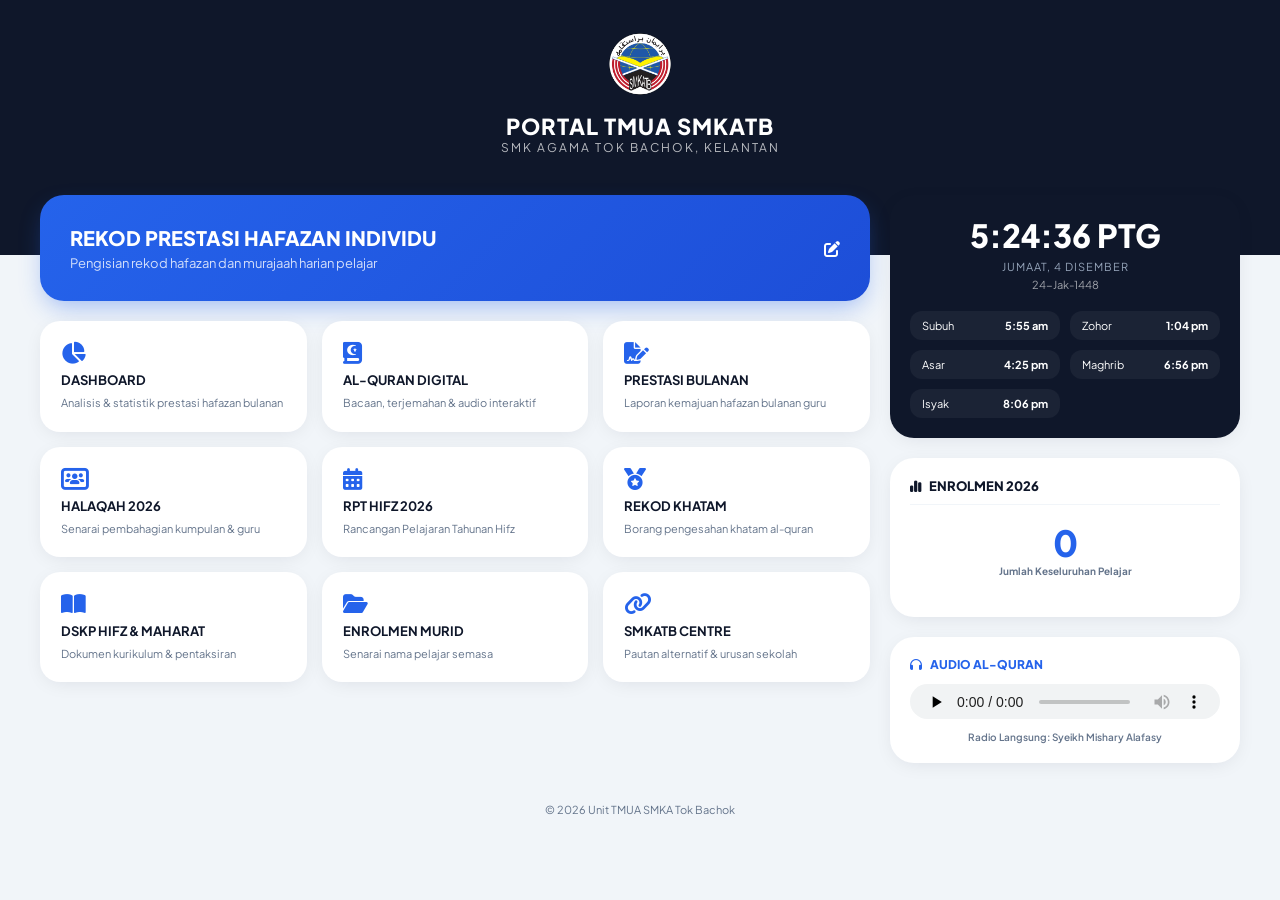
<file: index.html>
<!DOCTYPE html>
<html lang="ms">
<head>
    <meta charset="UTF-8">
    <meta name="viewport" content="width=device-width, initial-scale=1.0">
    <title>Portal TMUATB</title>
    <link rel="icon" type="image/png" href="logo.png">
    
    <link rel="stylesheet" href="https://cdnjs.cloudflare.com/ajax/libs/font-awesome/6.4.0/css/all.min.css">
    <link href="https://fonts.googleapis.com/css2?family=Plus+Jakarta+Sans:wght@400;500;600;700;800&display=swap" rel="stylesheet">

    <style>
        :root {
            --primary: #0f172a;
            --accent: #2563eb;
            --bg: #f1f5f9;
            --white: #ffffff;
            --text-muted: #64748b;
            --card-shadow: 0 4px 20px -5px rgba(15, 23, 42, 0.1);
        }

        body { 
            font-family: 'Plus Jakarta Sans', sans-serif; 
            background-color: var(--bg); 
            margin: 0; padding: 0;
            color: var(--primary);
        }

        /* HEADER */
        .header-bg {
            background: var(--primary);
            padding: 30px 20px 100px 20px;
            text-align: center;
            color: white;
        }
        .logo-sekolah { width: 70px; margin-bottom: 10px; }
        h1 { margin: 0; font-size: 22px; font-weight: 800; letter-spacing: 1px; }
        .sub-header { opacity: 0.7; font-size: 12px; text-transform: uppercase; letter-spacing: 2px; }

        /* LAYOUT */
        .container { 
            max-width: 1200px; 
            margin: -60px auto 40px auto; 
            padding: 0 20px;
            display: grid;
            grid-template-columns: 1fr 350px;
            gap: 20px;
        }

        .main-content { display: flex; flex-direction: column; gap: 20px; }

        /* HERO CARD */
        .hero-card {
            background: linear-gradient(135deg, var(--accent), #1d4ed8);
            border-radius: 24px; padding: 30px; color: white;
            text-decoration: none; display: flex; align-items: center;
            justify-content: space-between; box-shadow: 0 10px 25px -5px rgba(37, 99, 235, 0.4);
            transition: transform 0.3s ease;
        }
        .hero-card:hover { transform: translateY(-3px); }
        .hero-text h2 { margin: 0; font-size: 20px; font-weight: 800; }
        .hero-text p { margin: 5px 0 0 0; opacity: 0.8; font-size: 13px; }

        /* BENTO GRID (3 COLUMNS) */
        .bento-grid {
            display: grid;
            grid-template-columns: repeat(3, 1fr);
            gap: 15px;
        }

        .bento-item {
            background: var(--white); padding: 20px; border-radius: 20px;
            text-decoration: none; color: var(--primary);
            box-shadow: var(--card-shadow); display: flex; flex-direction: column; gap: 8px;
            transition: all 0.2s ease; border: 1px solid transparent;
        }
        .bento-item:hover { border-color: var(--accent); transform: translateY(-3px); background: #f8fafc; }
        .bento-item i { font-size: 22px; color: var(--accent); }
        .bento-title { font-weight: 700; font-size: 13px; text-transform: uppercase; }
        .bento-desc { font-size: 11px; color: var(--text-muted); line-height: 1.3; }

        /* SIDEBAR */
        .sidebar { display: flex; flex-direction: column; gap: 20px; }
        .widget { background: var(--white); border-radius: 24px; padding: 20px; box-shadow: var(--card-shadow); }

        .clock-widget { background: var(--primary); color: white; text-align: center; }
        .clock-time { font-size: 32px; font-weight: 800; margin-bottom: 5px; font-variant-numeric: tabular-nums; }
        .clock-date { font-size: 11px; color: #94a3b8; text-transform: uppercase; letter-spacing: 1px; }

        .prayer-list { margin-top: 20px; display: grid; grid-template-columns: 1fr 1fr; gap: 10px; }
        .prayer-row { background: rgba(255,255,255,0.05); padding: 8px 12px; border-radius: 12px; display: flex; justify-content: space-between; font-size: 11px; }

        .stats-header { font-size: 13px; font-weight: 800; margin-bottom: 15px; display: flex; align-items: center; gap: 8px; border-bottom: 1px solid #f1f5f9; padding-bottom: 10px; }
        .grand-total { font-size: 36px; font-weight: 800; color: var(--accent); text-align: center; display: block; }
        .grand-label { font-size: 10px; text-align: center; display: block; color: var(--text-muted); margin-bottom: 20px; font-weight: 700; }

        /* AUDIO WIDGET STYLES */
        .audio-title { font-size: 12px; font-weight: 800; color: var(--accent); text-transform: uppercase; margin-bottom: 12px; display: flex; align-items: center; gap: 8px; }
        audio { width: 100%; height: 35px; border-radius: 8px; }
        .audio-desc { font-size: 10px; color: var(--text-muted); margin-top: 8px; font-weight: 600; text-align: center; }

        .stat-bar-item { margin-bottom: 15px; }
        .stat-info { display: flex; justify-content: space-between; align-items: flex-end; margin-bottom: 5px; }
        .stat-label { font-weight: 800; font-size: 12px; }
        .stat-lp { font-size: 10px; color: var(--text-muted); font-weight: 600; }
        .stat-count { font-weight: 800; color: var(--accent); font-size: 12px; }
        .bar-bg { height: 6px; background: #f1f5f9; border-radius: 10px; overflow: hidden; }
        .bar-fill { height: 100%; background: var(--accent); border-radius: 10px; width: 0; transition: width 1s ease; }

        .footer { text-align: center; margin: 40px 0; font-size: 11px; color: var(--text-muted); }

        @media (max-width: 1000px) { .bento-grid { grid-template-columns: repeat(2, 1fr); } }
        @media (max-width: 850px) { .container { grid-template-columns: 1fr; } .sidebar { order: -1; } .bento-grid { grid-template-columns: 1fr; } }
    </style>
</head>
<body>

    <div class="header-bg">
        <img src="logo.png" alt="Logo" class="logo-sekolah">
        <h1>PORTAL TMUA SMKATB</h1>
        <div class="sub-header">SMK Agama Tok Bachok, Kelantan</div>
    </div>

    <div class="container">
        
        <main class="main-content">
            
            <a href="https://drive.google.com/drive/folders/1R4FdjBu_MviJWC51DVcEiyQpBSGGm-PG?usp=sharing" class="hero-card" target="_blank">
                <div class="hero-text">
                    <h2>REKOD PRESTASI HAFAZAN INDIVIDU</h2>
                    <p>Pengisian rekod hafazan dan murajaah harian pelajar</p>
                </div>
                <div class="hero-icon"><i class="fa-solid fa-pen-to-square"></i></div>
            </a>

            <div class="bento-grid">
                <a href="https://aimanbum.github.io/dashboardhafazan/" class="bento-item" target="_blank">
                    <i class="fa-solid fa-chart-pie"></i>
                    <div class="bento-title">Dashboard</div>
                    <div class="bento-desc">Analisis & statistik prestasi hafazan bulanan</div>
                </a>

                <a href="https://quran.com/ms" class="bento-item" target="_blank">
                    <i class="fa-solid fa-book-quran"></i>
                    <div class="bento-title">Al-Quran Digital</div>
                    <div class="bento-desc">Bacaan, terjemahan & audio interaktif</div>
                </a>

                <a href="https://aimanbum.github.io/ehafazantokbachok/guru.html" class="bento-item" target="_blank">
                    <i class="fa-solid fa-file-signature"></i>
                    <div class="bento-title">Prestasi Bulanan</div>
                    <div class="bento-desc">Laporan kemajuan hafazan bulanan guru</div>
                </a>

                <a href="https://drive.google.com/drive/folders/1Z07QYsqg-YRuqNiR4YXg7hQLwHGhCt8p?usp=sharing" class="bento-item" target="_blank">
                    <i class="fa-solid fa-users-rectangle"></i>
                    <div class="bento-title">Halaqah 2026</div>
                    <div class="bento-desc">Senarai pembahagian kumpulan & guru</div>
                </a>

                <a href="https://docs.google.com/spreadsheets/d/1xx5BP8lhLu6eqke5RfqEZUs3BnPgLS9u/edit?gid=1105382656#gid=1105382656" class="bento-item" target="_blank">
                    <i class="fa-solid fa-calendar-days"></i>
                    <div class="bento-title">RPT HIFZ 2026</div>
                    <div class="bento-desc">Rancangan Pelajaran Tahunan Hifz</div>
                </a>

                <a href="https://forms.gle/MZYJB4YxUYbUkG238" class="bento-item" target="_blank">
                    <i class="fa-solid fa-medal"></i>
                    <div class="bento-title">Rekod Khatam</div>
                    <div class="bento-desc">Borang pengesahan khatam al-quran</div>
                </a>

                <a href="https://drive.google.com/drive/folders/10hzshOvUihDCpQ-v_4nYq1GUiXlx32Gw?usp=drive_link" class="bento-item" target="_blank">
                    <i class="fa-solid fa-book-open"></i>
                    <div class="bento-title">DSKP Hifz & Maharat</div>
                    <div class="bento-desc">Dokumen kurikulum & pentaksiran</div>
                </a>

                <a href="https://drive.google.com/drive/folders/1UJBAwL0ctB9TV9YKfd61B_cG2MGX8SsN?usp=drive_link" class="bento-item" target="_blank">
                    <i class="fa-solid fa-folder-open"></i>
                    <div class="bento-title">Enrolmen Murid</div>
                    <div class="bento-desc">Senarai nama pelajar semasa</div>
                </a>

                <a href="https://aimanbum.github.io/tmuatb/DRA0001.html" class="bento-item" target="_blank">
                    <i class="fa-solid fa-link"></i>
                    <div class="bento-title">SMKATB Centre</div>
                    <div class="bento-desc">Pautan alternatif & urusan sekolah</div>
                </a>
            </div>
        </main>

        <aside class="sidebar">
            <div class="widget clock-widget">
                <div class="clock-time" id="jam">--:--:--</div>
                <div class="clock-date" id="tarikh">Memuatkan...</div>
                <div id="tarikh-hijri" style="font-size: 11px; opacity: 0.6; margin-top: 5px;">...</div>
                <div class="prayer-list" id="senarai-solat"></div>
            </div>

            <div class="widget">
                <div class="stats-header"><i class="fa-solid fa-chart-simple"></i> ENROLMEN 2026</div>
                <span class="grand-total" id="grand-total">0</span>
                <span class="grand-label">Jumlah Keseluruhan Pelajar</span>
                <div id="stats-container"></div>
            </div>

            <div class="widget">
                <div class="audio-title"><i class="fa-solid fa-headphones"></i> Audio Al-Quran</div>
                <audio controls preload="none">
                    <source src="https://Qurango.net/radio/mishary_alafasi" type="audio/mpeg">
                    Pelayar anda tidak menyokong audio.
                </audio>
                <div class="audio-desc">Radio Langsung: Syeikh Mishary Alafasy</div>
            </div>
        </aside>
    </div>

    <div class="footer">&copy; 2026 Unit TMUA SMKA Tok Bachok</div>

    <script>
        // --- JAM SIRIM SYNC ---
        let offset = 0;
        async function syncTime() {
            try {
                const res = await fetch('https://worldtimeapi.org/api/timezone/Asia/Kuala_Lumpur');
                const d = await res.json();
                offset = new Date(d.datetime).getTime() - Date.now();
            } catch(e){}
        }
        setInterval(() => {
            const now = new Date(Date.now() + offset);
            document.getElementById('jam').innerText = now.toLocaleTimeString('ms-MY', {hour12:true});
            document.getElementById('tarikh').innerText = now.toLocaleDateString('ms-MY', {weekday:'long', day:'numeric', month:'long'});
        }, 1000);
        syncTime();

        // --- WAKTU SOLAT ---
        async function fetchSolat() {
            try {
                const res = await fetch('./jadual_waktu_solat_JAKIM.csv');
                const txt = await res.text();
                const lines = txt.split('\n');
                const today = new Date();
                const search = `${String(today.getDate()).padStart(2,'0')}-${["Jan","Feb","Mar","Apr","May","Jun","Jul","Aug","Sep","Oct","Nov","Dec"][today.getMonth()]}-${today.getFullYear()}`;
                const f = lines.find(l => l.startsWith(search));
                if(f) {
                    const d = f.split(',');
                    document.getElementById('tarikh-hijri').innerText = d[1];
                    const s = {"Subuh": d[4], "Zohor": d[6], "Asar": d[7], "Maghrib": d[8], "Isyak": d[9]};
                    document.getElementById('senarai-solat').innerHTML = Object.entries(s).map(([n,t])=>`<div class="prayer-row"><span>${n}</span><b>${t}</b></div>`).join('');
                }
            } catch(e){}
        }
        fetchSolat();

        // --- ENROLMEN L/P ---
        async function fetchEnrolmen() {
            const ssID = '1M5HM5y6qgWshsLqB8CoReXiF54sFiUBiS_dVqUtK0gk';
            const url = `https://docs.google.com/spreadsheets/d/${ssID}/gviz/tq?tqx=out:csv`;
            try {
                const res = await fetch(url);
                const csv = await res.text();
                const rows = csv.split('\n').map(r => r.split(',').map(c => c.replace(/"/g, '')));
                
                const config = {
                    'pra': ['PRA-SEKOLAH', 37],
                    't1': ['TINGKATAN 1', 7],
                    't2': ['TINGKATAN 2', 13],
                    't3': ['TINGKATAN 3', 19],
                    't4': ['TINGKATAN 4', 25],
                    't5': ['TINGKATAN 5', 31],
                    't6': ['TINGKATAN 6', 36]
                };

                let grand = 0;
                let html = '';

                Object.entries(config).forEach(([id, [label, rowIdx]]) => {
                    const l = parseInt(rows[rowIdx-1][2]) || 0;
                    const p = parseInt(rows[rowIdx-1][3]) || 0;
                    const total = l + p;
                    grand += total;
                    const perc = Math.min((total/160)*100, 100);

                    html += `
                        <div class="stat-bar-item">
                            <div class="stat-info">
                                <span class="stat-label">${label}</span>
                                <span class="stat-lp">L:${l} P:${p}</span>
                                <span class="stat-count">${total}</span>
                            </div>
                            <div class="bar-bg"><div class="bar-fill" style="width: ${perc}%"></div></div>
                        </div>
                    `;
                });

                document.getElementById('stats-container').innerHTML = html;
                document.getElementById('grand-total').innerText = grand;
            } catch(e){}
        }
        fetchEnrolmen();
    </script>
</body>
</html>
</file>
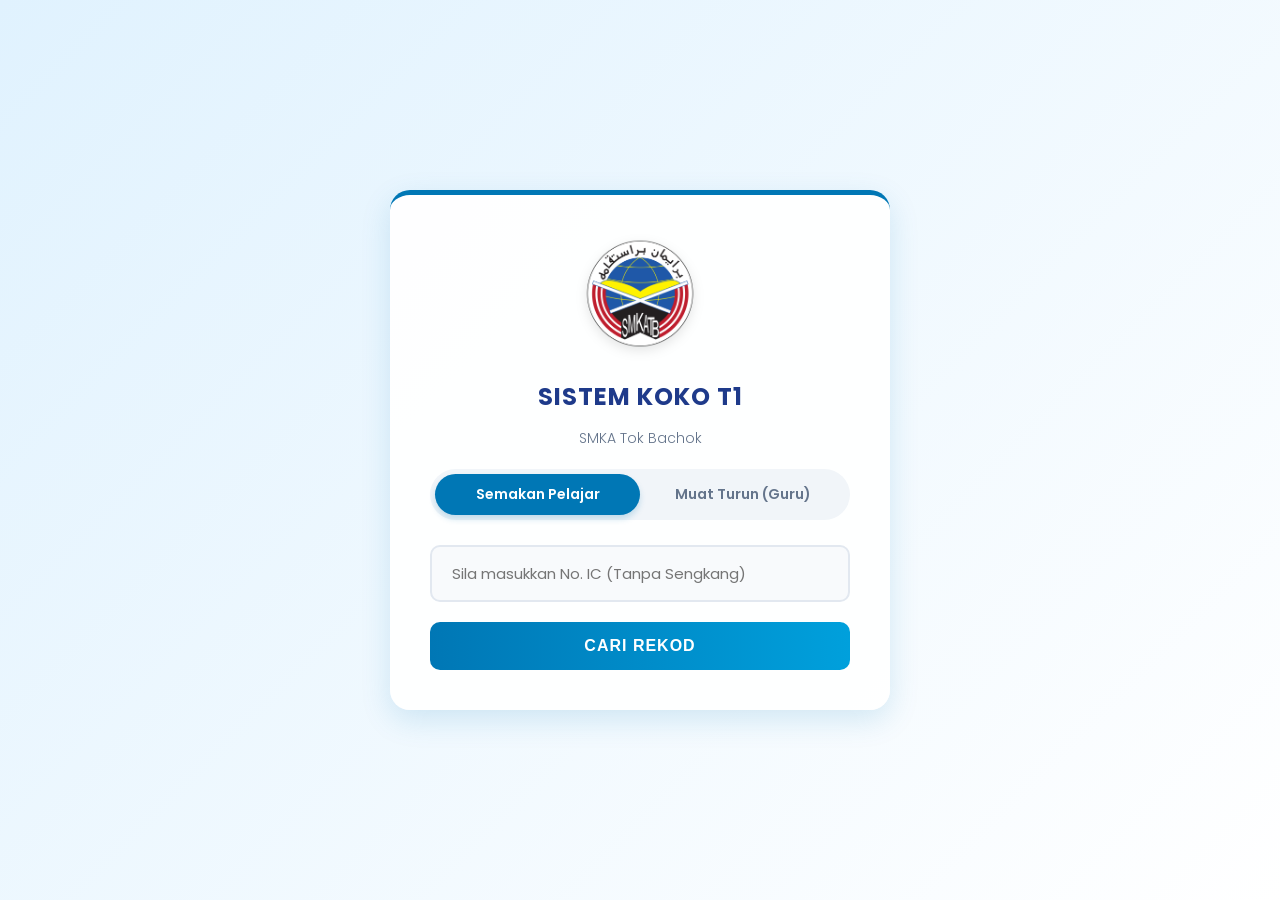
<file: cariankokurikulum.html>
<!DOCTYPE html>
<html lang="ms">
<head>
    <meta charset="UTF-8">
    <meta name="viewport" content="width=device-width, initial-scale=1.0">
    <title>Sistem Kokurikulum SMKA Tok Bachok</title>
    <link href="https://fonts.googleapis.com/css2?family=Poppins:wght@300;400;600;700&display=swap" rel="stylesheet">
    <style>
        * { box-sizing: border-box; transition: all 0.3s ease; }
        body {
            font-family: 'Poppins', sans-serif;
            background: linear-gradient(135deg, #e0f2fe 0%, #ffffff 100%);
            display: flex; justify-content: center; align-items: center; min-height: 100vh;
            margin: 0; padding: 20px;
        }
        .container {
            background: rgba(255, 255, 255, 0.95); padding: 40px; border-radius: 20px;
            box-shadow: 0 10px 30px rgba(0, 119, 181, 0.15); width: 100%; max-width: 500px;
            border-top: 5px solid #0077b5; text-align: center;
        }
        .school-logo { max-width: 120px; height: auto; margin-bottom: 20px; filter: drop-shadow(0px 4px 6px rgba(0,0,0,0.1)); }
        h2 { margin-top: 0; color: #1e3a8a; font-weight: 700; font-size: 24px; text-transform: uppercase; letter-spacing: 1px; margin-bottom: 5px; }
        .subtitle { color: #64748b; font-size: 14px; margin-bottom: 20px; font-weight: 300; }
        
        /* Tab Navigation */
        .tabs { display: flex; justify-content: center; margin-bottom: 25px; border-radius: 50px; background: #f1f5f9; padding: 5px; }
        .tab-btn {
            flex: 1; padding: 10px; border: none; background: transparent; cursor: pointer;
            font-family: 'Poppins', sans-serif; font-weight: 600; color: #64748b; border-radius: 50px; font-size: 14px;
        }
        .tab-btn.active { background: #0077b5; color: white; box-shadow: 0 4px 6px rgba(0, 119, 181, 0.2); }
        .tab-content { display: none; }
        .tab-content.active { display: block; }

        /* Form Elements */
        .form-group { position: relative; margin-bottom: 20px; text-align: left; }
        .form-group label { display: block; margin-bottom: 8px; color: #475569; font-weight: 600; font-size: 14px; }
        input[type="text"], select {
            width: 100%; padding: 15px 20px; border: 2px solid #e2e8f0; border-radius: 10px;
            font-size: 15px; font-family: 'Poppins', sans-serif; background-color: #f8fafc;
            appearance: none; -webkit-appearance: none;
        }
        input:focus, select:focus { outline: none; border-color: #0077b5; background-color: white; }
        
        /* Custom Select Arrow */
        .select-wrapper { position: relative; }
        .select-wrapper::after {
            content: '▼'; font-size: 12px; color: #0077b5; position: absolute; right: 20px; top: 18px; pointer-events: none;
        }

        button.action-btn {
            width: 100%; padding: 15px; color: white; border: none; border-radius: 10px;
            cursor: pointer; font-size: 16px; font-weight: 600; text-transform: uppercase; letter-spacing: 1px;
            background: linear-gradient(90deg, #0077b5 0%, #00a0dc 100%);
        }
        button.action-btn:hover { transform: translateY(-2px); box-shadow: 0 6px 12px rgba(0, 119, 181, 0.3); }
        button.action-btn.green { background: linear-gradient(90deg, #16a085 0%, #2ecc71 100%); margin-top: 10px;}

        /* Results */
        #result { margin-top: 25px; padding: 20px; border-radius: 12px; display: none; line-height: 1.8; text-align: left; font-size: 15px; }
        .result-item { display: flex; justify-content: space-between; border-bottom: 1px solid rgba(0,0,0,0.05); padding: 8px 0; }
        .result-label { font-weight: 600; color: #475569; flex-shrink: 0; margin-right: 15px; }
        .result-value { color: #1e293b; text-align: right; }
        .success { background-color: #f0fdf4; border: 1px solid #b91c1c20; border-left: 5px solid #166534; }
        .error { background-color: #fef2f2; color: #991b1b; border: 1px solid #f8717150; border-left: 5px solid #991b1b; padding:15px; margin-top:20px; text-align:left; border-radius:8px;}
        .loading { text-align: center; font-style: italic; color: #0077b5; margin-top: 20px; display: none; }
    </style>
</head>
<body>

<div class="container">
    <img src="logo.png" alt="Logo SMKA Tok Bachok" class="school-logo" onerror="this.style.display='none'">
    <h2>Sistem Koko T1</h2>
    <p class="subtitle">SMKA Tok Bachok</p>
    
    <!-- Tab Navigation -->
    <div class="tabs">
        <button class="tab-btn active" onclick="switchTab('semakan')">Semakan Pelajar</button>
        <button class="tab-btn" onclick="switchTab('guru')">Muat Turun (Guru)</button>
    </div>

    <!-- TAB 1: Carian IC (Untuk Pelajar) -->
    <div id="tab-semakan" class="tab-content active">
        <div class="form-group">
            <input type="text" id="icInput" placeholder="Sila masukkan No. IC (Tanpa Sengkang)" maxlength="12">
        </div>
        <button class="action-btn" onclick="semakData()">Cari Rekod</button>
        
        <div id="loading" class="loading">Sedang menyemak pangkalan data...</div>
        <div id="result"></div>
    </div>

    <!-- TAB 2: Muat Turun (Untuk Guru Penasihat) -->
    <div id="tab-guru" class="tab-content">
        <div class="form-group">
            <label>Kategori Utama:</label>
            <div class="select-wrapper">
                <select id="jenisKategori" onchange="tukarPilihanSenarai()">
                    <option value="5">Badan Beruniform</option>
                    <option value="6">Kelab & Persatuan</option>
                    <option value="7">Sukan & Permainan</option>
                    <option value="8">Rumah Sukan</option>
                </select>
            </div>
        </div>
        
        <div class="form-group">
            <label>Pilih Unit / Pasukan:</label>
            
            <!-- Dropdown Badan Beruniform (Kolum 5) -->
            <div id="div-5" class="select-wrapper">
                <select id="pilihan-5" class="pilihan-khas">
                    <option value="BOMBA">BOMBA</option>
                    <option value="BRIGED">BRIGED</option>
                    <option value="BSMM">BSMM</option>
                    <option value="KASPA">KASPA</option>
                    <option value="KRS">KRS</option>
                    <option value="PENGAKAP">PENGAKAP</option>
                    <option value="POLIS">POLIS</option>
                    <option value="PPIM">PPIM</option>
                </select>
            </div>

            <!-- Dropdown Kelab & Persatuan (Kolum 6) -->
            <div id="div-6" class="select-wrapper" style="display:none;">
                <select id="pilihan-6" class="pilihan-khas">
                    <option value="AGAMA ISLAM">AGAMA ISLAM</option>
                    <option value="BA">BA (BAHASA ARAB)</option>
                    <option value="BAHASA CINA">BAHASA CINA</option>
                    <option value="BM">BM (BAHASA MELAYU)</option>
                    <option value="BI">BI (BAHASA INGGERIS)</option>
                    <option value="DR MUDA">DOKTOR MUDA</option>
                    <option value="FALAK">FALAK</option>
                    <option value="FOTOGRAFI">FOTOGRAFI</option>
                    <option value="GEOGRAFI">GEOGRAFI</option>
                    <option value="KERJAYA">KERJAYA</option>
                    <option value="KITAR SEMULA">KITAR SEMULA</option>
                    <option value="KOMPUTER">KOMPUTER</option>
                    <option value="KOPERASI">KOPERASI</option>
                    <option value="MALAYSIAKU">MALAYSIAKU</option>
                    <option value="NADI QURRA">NADI QURRA</option>
                    <option value="PENCEGAHAN JENAYAH">PENCEGAHAN JENAYAH</option>
                    <option value="PENGGUNA">PENGGUNA</option>
                    <option value="PERANCIS">PERANCIS</option>
                    <option value="PSV">PSV</option>
                    <option value="SEJARAH">SEJARAH</option>
                    <option value="SETEM FILATELI">SETEM FILATELI</option>
                    <option value="SPBT">SPBT</option>
                    <option value="STEM SAINS MATH">STEM SAINS MATH</option>
                    <option value="ULUL ALBAB">ULUL ALBAB</option>
                </select>
            </div>

            <!-- Dropdown Sukan & Permainan (Kolum 7) -->
            <div id="div-7" class="select-wrapper" style="display:none;">
                <select id="pilihan-7" class="pilihan-khas">
                    <option value="BADMINTON">BADMINTON</option>
                    <option value="BERKUDA EKUESTRIAN">BERKUDA EKUESTRIAN</option>
                    <option value="BOLA BALING">BOLA BALING</option>
                    <option value="BOLA JARING">BOLA JARING</option>
                    <option value="BOLA SEPAK">BOLA SEPAK</option>
                    <option value="BOLA TAMPAR">BOLA TAMPAR</option>
                    <option value="CATUR">CATUR</option>
                    <option value="HOKI">HOKI</option>
                    <option value="MEMANAH">MEMANAH</option>
                    <option value="OLAHRAGA">OLAHRAGA</option>
                    <option value="PING PONG">PING PONG</option>
                    <option value="RENANG">RENANG</option>
                    <option value="SEPAK TAKRAW">SEPAK TAKRAW</option>
                    <option value="SILAT">SILAT</option>
                    <option value="TAEKWANDO">TAEKWANDO</option>
                </select>
            </div>

            <!-- Dropdown Rumah Sukan (Kolum 8) -->
            <div id="div-8" class="select-wrapper" style="display:none;">
                <select id="pilihan-8" class="pilihan-khas">
                    <option value="RUMAH AMRU (KUNING)">RUMAH AMRU (KUNING)</option>
                    <option value="RUMAH HAMZAH (HIJAU)">RUMAH HAMZAH (HIJAU)</option>
                    <option value="RUMAH KHALID (MERAH)">RUMAH KHALID (MERAH)</option>
                    <option value="RUMAH TARIQ (BIRU)">RUMAH TARIQ (BIRU)</option>
                </select>
            </div>
        </div>

        <button class="action-btn green" onclick="muatTurunExcel()">Muat Turun Excel</button>
    </div>

</div>

<script>
    // URL Web App Baharu
    const WEB_APP_URL = "https://script.google.com/macros/s/AKfycbyg_lzL0TWod6tX5ah7uYy_9OOEbc4JFoVwORJLTMIJ7UteNqFl1SaCfpvlexLX5p6M/exec";

    // Fungsi Tukar Tab
    function switchTab(tabName) {
        document.querySelectorAll('.tab-content').forEach(tab => tab.classList.remove('active'));
        document.querySelectorAll('.tab-btn').forEach(btn => btn.classList.remove('active'));
        document.getElementById('tab-' + tabName).classList.add('active');
        event.target.classList.add('active');
    }

    // Fungsi Tukar Dropdown berdasarkan Kategori Utama
    function tukarPilihanSenarai() {
        // Sembunyikan semua dropdown khas
        document.getElementById('div-5').style.display = 'none';
        document.getElementById('div-6').style.display = 'none';
        document.getElementById('div-7').style.display = 'none';
        document.getElementById('div-8').style.display = 'none';
        
        // Paparkan dropdown yang dipilih sahaja
        const jenisTerpilih = document.getElementById('jenisKategori').value;
        document.getElementById('div-' + jenisTerpilih).style.display = 'block';
    }

    // Fungsi Carian IC Asal
    function semakData() {
        const ic = document.getElementById("icInput").value.trim();
        const resultDiv = document.getElementById("result");
        const loadingDiv = document.getElementById("loading");

        if (!ic || !/^\d+$/.test(ic) || ic.length !== 12) {
            alert("Sila masukkan 12 digit nombor IC sahaja."); return;
        }

        resultDiv.style.display = "none";
        loadingDiv.style.display = "block";

        fetch(`${WEB_APP_URL}?action=semak&ic=${encodeURIComponent(ic)}`)
            .then(response => response.json())
            .then(data => {
                loadingDiv.style.display = "none"; resultDiv.style.display = "block";
                if (data.status === "Berjaya") {
                    resultDiv.className = "success";
                    resultDiv.innerHTML = `
                        <div style="text-align: center; margin-bottom: 15px; color: #1e3a8a;"><strong>Keputusan Carian</strong></div>
                        <div class="result-item"><span class="result-label">Nama:</span> <span class="result-value">${data.nama}</span></div>
                        <div class="result-item"><span class="result-label">Unit Beruniform:</span> <span class="result-value">${data.uniform || '-'}</span></div>
                        <div class="result-item"><span class="result-label">Rumah Sukan:</span> <span class="result-value">${data.rumahSukan || '-'}</span></div>
                        <div class="result-item"><span class="result-label">Kelab/Persatuan:</span> <span class="result-value">${data.kelab || '-'}</span></div>
                        <div class="result-item"><span class="result-label">Sukan/Permainan:</span> <span class="result-value">${data.sukan || '-'}</span></div>
                    `;
                } else {
                    resultDiv.className = "error"; resultDiv.innerHTML = `<strong>Ralat:</strong> ${data.mesej}`;
                }
            })
            .catch(error => {
                loadingDiv.style.display = "none"; resultDiv.style.display = "block";
                resultDiv.className = "error"; resultDiv.innerHTML = `<strong>Ralat:</strong> Gagal menyambung ke pangkalan data.`;
            });
    }

    // Fungsi Muat Turun Data
    function muatTurunExcel() {
        const jenis = document.getElementById("jenisKategori").value;
        const nama = document.getElementById("pilihan-" + jenis).value;

        // Menggunakan location.href memaksa browser terus muat turun fail berbanding window.open
        const downloadUrl = `${WEB_APP_URL}?action=export&jenis=${jenis}&nama=${encodeURIComponent(nama)}`;
        window.location.href = downloadUrl;
    }
</script>

</body>
</html>
</file>
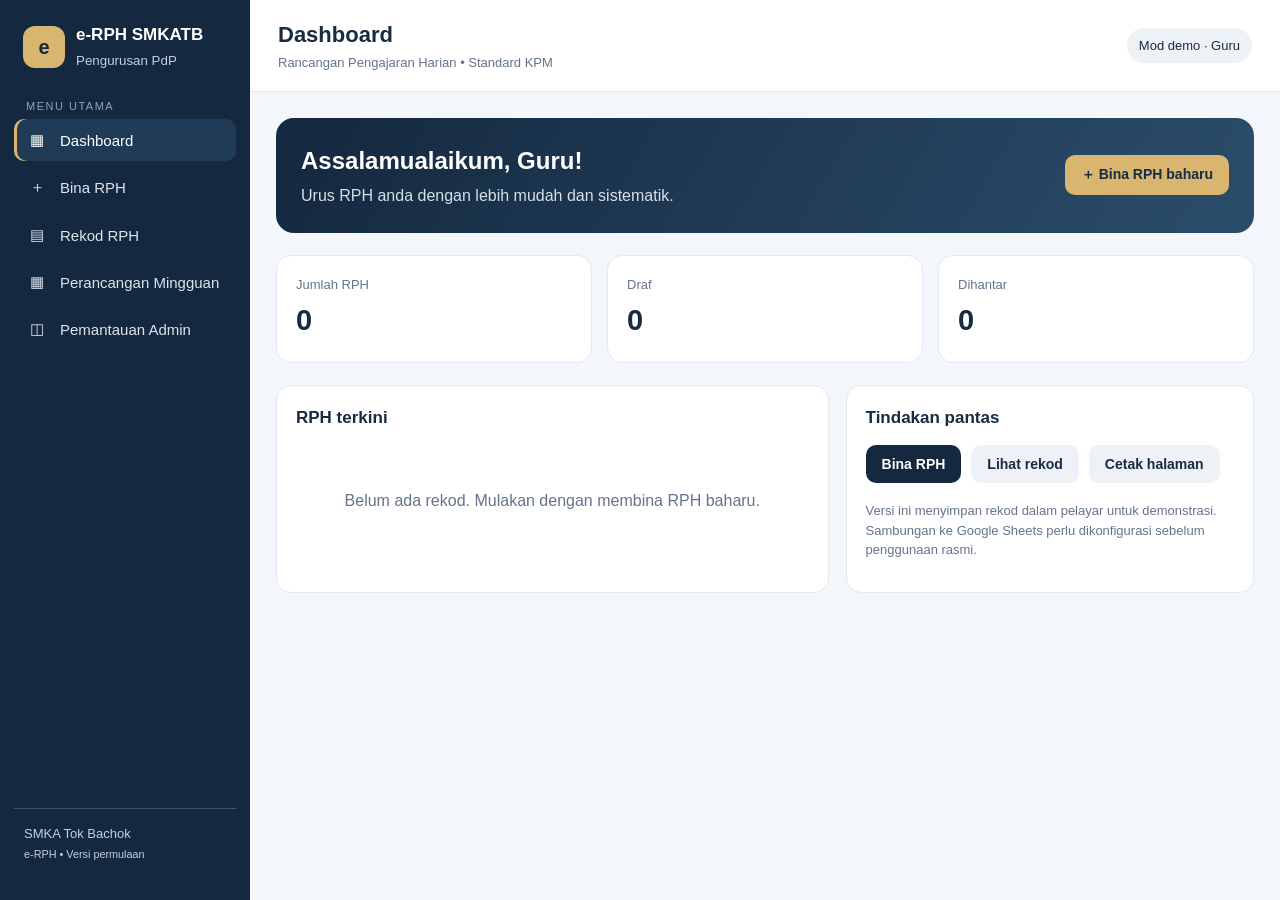
<file: RPHTB.html>
<!doctype html>
<html lang="ms">
<head>
<meta charset="utf-8"><meta name="viewport" content="width=device-width,initial-scale=1">
<title>e-RPH SMKATB</title>
<style>
:root{--navy:#14283f;--navy2:#203b56;--gold:#d9b66f;--bg:#f3f6fa;--ink:#172b43;--muted:#64748b;--line:#e3e9f0;--white:#fff;--green:#217346}
*{box-sizing:border-box}body{margin:0;font:16px/1.5 Inter,Segoe UI,Arial,sans-serif;background:var(--bg);color:var(--ink)}
.layout{min-height:100vh;display:grid;grid-template-columns:250px 1fr}.sidebar{background:var(--navy);color:#fff;padding:22px 14px;display:flex;flex-direction:column;gap:26px}
.brand{display:flex;align-items:center;gap:11px;padding:0 9px}.logo{width:42px;height:42px;border-radius:12px;background:var(--gold);color:var(--navy);display:grid;place-items:center;font-weight:900;font-size:20px}.brand strong{display:block;font-size:17px}.brand small{color:#c4d0dc}
.navlabel{color:#8fa3b9;font-size:11px;letter-spacing:1.5px;padding:0 12px;margin-bottom:5px}.nav{display:grid;gap:5px}.nav button{border:0;background:transparent;color:#dce5ee;text-align:left;padding:12px;border-radius:10px;font-size:15px;cursor:pointer;display:flex;gap:12px;align-items:center}.nav button.active,.nav button:hover{background:var(--navy2);color:#fff}.nav button.active{box-shadow:inset 3px 0 var(--gold)}.nav .ico{width:22px;text-align:center}.sidefoot{margin-top:auto;border-top:1px solid #40556a;padding:15px 10px;color:#c4d0dc;font-size:13px}
main{min-width:0}.topbar{background:#fff;border-bottom:1px solid var(--line);padding:18px 28px;display:flex;justify-content:space-between;align-items:center;gap:15px}.topbar h1{margin:0;font-size:22px}.topbar p{margin:2px 0 0;color:var(--muted);font-size:13px}.userpill{background:#edf2f7;padding:8px 12px;border-radius:999px;font-size:13px;white-space:nowrap}
.content{padding:26px;max-width:1300px;margin:auto}.welcome{background:linear-gradient(120deg,#14283f,#2b4d6b);color:#fff;padding:25px;border-radius:18px;margin-bottom:22px;display:flex;justify-content:space-between;align-items:center;gap:20px}.welcome h2{margin:0 0 5px;font-size:24px}.welcome p{margin:0;color:#d5e0e9}.btn{border:0;border-radius:10px;padding:11px 16px;font-size:14px;font-weight:650;cursor:pointer}.btn-primary{background:var(--gold);color:#172b43}.btn-dark{background:var(--navy);color:#fff}.btn-light{background:#eef2f7;color:var(--ink)}.stats{display:grid;grid-template-columns:repeat(3,minmax(0,1fr));gap:15px;margin-bottom:22px}.stat,.panel{background:#fff;border:1px solid var(--line);border-radius:15px;padding:19px}.stat .label{color:var(--muted);font-size:13px}.stat .num{font-size:29px;font-weight:750;margin-top:5px}.panel h3{margin:0 0 15px;font-size:17px}.actions{display:flex;gap:10px;flex-wrap:wrap}.grid2{display:grid;grid-template-columns:1.15fr .85fr;gap:17px}.muted{color:var(--muted)}.page{display:none}.page.active{display:block}.formgrid{display:grid;grid-template-columns:repeat(2,minmax(0,1fr));gap:14px}.field{display:flex;flex-direction:column;gap:6px}.field.full{grid-column:1/-1}.field label{font-weight:650;font-size:13px}.field input,.field select,.field textarea{width:100%;padding:11px 12px;border:1px solid #ccd6e1;border-radius:9px;font:inherit;background:#fff;color:var(--ink)}textarea{min-height:90px;resize:vertical}.formactions{display:flex;gap:9px;flex-wrap:wrap;margin-top:18px}.tablewrap{overflow:auto}table{width:100%;border-collapse:collapse;font-size:14px}th,td{text-align:left;padding:12px 10px;border-bottom:1px solid var(--line);vertical-align:top}th{color:var(--muted);font-size:12px;text-transform:uppercase;letter-spacing:.4px}.badge{display:inline-block;border-radius:999px;background:#fff1d7;color:#835b11;padding:4px 9px;font-size:12px}.badge.sent{background:#e5f5ea;color:#216b42}.notice{background:#fff7e6;border:1px solid #f0d9a5;padding:12px 14px;border-radius:10px;font-size:13px;color:#74551a;margin-bottom:16px}.empty{padding:22px;text-align:center;color:var(--muted)}
@media(max-width:850px){.layout{grid-template-columns:1fr}.sidebar{padding:12px;gap:12px}.brand{padding:4px}.nav{display:flex;overflow:auto}.navlabel,.sidefoot{display:none}.nav button{white-space:nowrap;padding:10px}.topbar{padding:15px 18px}.content{padding:18px}.grid2{grid-template-columns:1fr}}
@media(max-width:560px){.stats{grid-template-columns:1fr}.formgrid{grid-template-columns:1fr}.field.full{grid-column:auto}.welcome{align-items:flex-start;flex-direction:column}.topbar h1{font-size:19px}.userpill{display:none}}
@media print{.sidebar,.topbar,.welcome,.formactions,.no-print{display:none!important}.layout{display:block}.content{padding:0}.page{display:none!important}#page-form{display:block!important}.panel{border:0;padding:0}.formgrid{gap:8px}.field input,.field select,.field textarea{border:0;border-bottom:1px solid #bbb;border-radius:0;padding:5px 0}}
</style>
</head>
<body>
<div class="layout">
<aside class="sidebar">
 <div class="brand"><div class="logo">e</div><div><strong>e-RPH SMKATB</strong><small>Pengurusan PdP</small></div></div>
 <div><div class="navlabel">MENU UTAMA</div><nav class="nav">
  <button class="active" data-page="dashboard"><span class="ico">▦</span>Dashboard</button>
  <button data-page="form"><span class="ico">＋</span>Bina RPH</button>
  <button data-page="records"><span class="ico">▤</span>Rekod RPH</button>
  <button data-page="planning"><span class="ico">▦</span>Perancangan Mingguan</button>
  <button data-page="admin"><span class="ico">◫</span>Pemantauan Admin</button>
 </nav></div>
 <div class="sidefoot">SMKA Tok Bachok<br><small>e-RPH • Versi permulaan</small></div>
</aside>
<main>
 <header class="topbar"><div><h1 id="pageTitle">Dashboard</h1><p>Rancangan Pengajaran Harian • Standard KPM</p></div><div class="userpill" id="userPill">Mod demo · Guru</div></header>
 <div class="content">
  <section id="page-dashboard" class="page active">
   <div class="welcome"><div><h2>Assalamualaikum, Guru!</h2><p>Urus RPH anda dengan lebih mudah dan sistematik.</p></div><button class="btn btn-primary" onclick="showPage('form')">＋ Bina RPH baharu</button></div>
   <div class="stats">
    <div class="stat"><div class="label">Jumlah RPH</div><div class="num" id="statTotal">0</div></div>
    <div class="stat"><div class="label">Draf</div><div class="num" id="statDraft">0</div></div>
    <div class="stat"><div class="label">Dihantar</div><div class="num" id="statSent">0</div></div>
   </div>
   <div class="grid2"><div class="panel"><h3>RPH terkini</h3><div id="recentList" class="empty">Belum ada rekod. Mulakan dengan membina RPH baharu.</div></div>
   <div class="panel"><h3>Tindakan pantas</h3><div class="actions"><button class="btn btn-dark" onclick="showPage('form')">Bina RPH</button><button class="btn btn-light" onclick="showPage('records')">Lihat rekod</button><button class="btn btn-light" onclick="window.print()">Cetak halaman</button></div><p class="muted" style="font-size:13px;margin-top:18px">Versi ini menyimpan rekod dalam pelayar untuk demonstrasi. Sambungan ke Google Sheets perlu dikonfigurasi sebelum penggunaan rasmi.</p></div></div>
  </section>
  <section id="page-form" class="page">
   <div class="notice">Isi semua medan bertanda *. Draf demo disimpan dalam pelayar ini sahaja sehingga backend Google Apps Script disambungkan.</div>
   <div class="panel"><h3 id="formHeading">Borang RPH standard KPM</h3>
   <form id="rphForm">
    <input type="hidden" id="recordId">
    <div class="formgrid">
     <div class="field"><label for="tarikh">Tarikh *</label><input id="tarikh" type="date" required></div>
     <div class="field"><label for="minggu">Minggu persekolahan *</label><input id="minggu" placeholder="Contoh: Minggu 12" required></div>
     <div class="field"><label for="guru">Nama guru *</label><input id="guru" placeholder="Nama penuh guru" required></div>
     <div class="field"><label for="subjek">Mata pelajaran *</label><input id="subjek" required></div>
     <div class="field"><label for="kelas">Kelas *</label><input id="kelas" placeholder="Contoh: 2 Ibnu Sina" required></div>
     <div class="field"><label for="masa">Masa / tempoh *</label><input id="masa" placeholder="Contoh: 8:00–9:00 pagi" required></div>
     <div class="field full"><label for="tajuk">Tajuk / bidang pembelajaran *</label><input id="tajuk" required></div>
     <div class="field full"><label for="sk">Standard Kandungan *</label><textarea id="sk" required></textarea></div>
     <div class="field full"><label for="sp">Standard Pembelajaran *</label><textarea id="sp" required></textarea></div>
     <div class="field full"><label for="objektif">Objektif pembelajaran *</label><textarea id="objektif" placeholder="Pada akhir PdP, murid dapat..." required></textarea></div>
     <div class="field full"><label for="kriteria">Kriteria kejayaan</label><textarea id="kriteria"></textarea></div>
     <div class="field full"><label for="aktiviti">Aktiviti PdP *</label><textarea id="aktiviti" required></textarea></div>
     <div class="field"><label for="bbm">Bahan bantu mengajar (BBM)</label><textarea id="bbm"></textarea></div>
     <div class="field"><label for="pentaksiran">Pentaksiran</label><textarea id="pentaksiran"></textarea></div>
     <div class="field full"><label for="refleksi">Refleksi / impak PdP</label><textarea id="refleksi" placeholder="Diisi selepas PdP"></textarea></div>
    </div>
    <div class="formactions"><button class="btn btn-light" type="button" onclick="saveRecord('Draf')">Simpan draf</button><button class="btn btn-dark" type="button" onclick="saveRecord('Dihantar')">Hantar RPH</button><button class="btn btn-light" type="button" onclick="window.print()">Cetak / PDF</button><button class="btn btn-light" type="reset" onclick="setTimeout(resetRecord,0)">Kosongkan</button></div>
   </form></div>
  </section>
  <section id="page-records" class="page"><div class="panel"><h3>Rekod RPH</h3><div class="actions no-print" style="margin-bottom:14px"><input id="searchRecords" placeholder="Cari guru, kelas, subjek atau tajuk..." style="max-width:360px;padding:10px;border:1px solid #ccd6e1;border-radius:9px" oninput="renderRecords()"><button class="btn btn-light" onclick="exportCsv()">Eksport CSV</button></div><div class="tablewrap"><table><thead><tr><th>Tarikh</th><th>Guru</th><th>Subjek / Kelas</th><th>Tajuk</th><th>Status</th><th class="no-print">Tindakan</th></tr></thead><tbody id="recordsBody"></tbody></table></div><div id="recordsEmpty" class="empty">Belum ada rekod RPH.</div></div></section>
  <section id="page-planning" class="page"><div class="panel"><h3>Perancangan mingguan</h3><p class="muted">Gunakan minggu persekolahan pada borang RPH untuk mengelompokkan rancangan. Paparan kalendar automatik boleh ditambah selepas kalendar rasmi sekolah dimasukkan.</p><div id="weekList" class="empty">Belum ada perancangan.</div></div></section>
  <section id="page-admin" class="page"><div class="notice">Mod admin dalam prototaip ini hanya paparan setempat. Jangan gunakan untuk data rasmi sehingga log masuk dan kawalan akses backend dikonfigurasi.</div><div class="panel"><h3>Pemantauan penghantaran</h3><div class="stats"><div class="stat"><div class="label">Jumlah rekod</div><div class="num" id="adminTotal">0</div></div><div class="stat"><div class="label">Draf belum dihantar</div><div class="num" id="adminDraft">0</div></div><div class="stat"><div class="label">Telah dihantar</div><div class="num" id="adminSent">0</div></div></div><div class="tablewrap"><table><thead><tr><th>Guru</th><th>Jumlah</th><th>Draf</th><th>Dihantar</th></tr></thead><tbody id="adminBody"></tbody></table></div></div></section>
 </div>
</main>
</div>
<script>
const STORE_KEY='erph-smkatb-demo-v1';
const fields=['tarikh','minggu','guru','subjek','kelas','masa','tajuk','sk','sp','objektif','kriteria','aktiviti','bbm','pentaksiran','refleksi'];
let records=[];
const titles={dashboard:'Dashboard',form:'Bina RPH',records:'Rekod RPH',planning:'Perancangan Mingguan',admin:'Pemantauan Admin'};
function load(){try{records=JSON.parse(localStorage.getItem(STORE_KEY)||'[]')}catch(e){records=[]}renderAll()}
function persist(){localStorage.setItem(STORE_KEY,JSON.stringify(records));renderAll()}
function showPage(name){document.querySelectorAll('.page').forEach(p=>p.classList.remove('active'));document.getElementById('page-'+name).classList.add('active');document.querySelectorAll('.nav button').forEach(b=>b.classList.toggle('active',b.dataset.page===name));document.getElementById('pageTitle').textContent=titles[name];if(name==='form'&&!document.getElementById('recordId').value)document.getElementById('tarikh').value ||= new Date().toISOString().slice(0,10);renderAll()}
document.querySelectorAll('.nav button').forEach(b=>b.addEventListener('click',()=>showPage(b.dataset.page)));
function formData(){const o={};fields.forEach(f=>o[f]=document.getElementById(f).value.trim());return o}
function saveRecord(status){const form=document.getElementById('rphForm');if(!form.reportValidity())return;const data=formData();data.status=status;data.updatedAt=new Date().toISOString();let id=document.getElementById('recordId').value;if(id){const i=records.findIndex(r=>r.id===id);if(i>=0)records[i]={...records[i],...data}}else{id=crypto.randomUUID?crypto.randomUUID():String(Date.now());records.unshift({id,...data,createdAt:data.updatedAt})}persist();alert(status==='Dihantar'?'RPH ditandakan sebagai dihantar dalam mod demo.':'Draf disimpan dalam mod demo.');resetRecord();showPage('records')}
function editRecord(id){const r=records.find(x=>x.id===id);if(!r)return;document.getElementById('recordId').value=id;fields.forEach(f=>document.getElementById(f).value=r[f]||'');document.getElementById('formHeading').textContent='Kemaskini RPH';showPage('form')}
function deleteRecord(id){if(!confirm('Padam rekod demo ini?'))return;records=records.filter(r=>r.id!==id);persist()}
function resetRecord(){document.getElementById('recordId').value='';document.getElementById('rphForm').reset();document.getElementById('formHeading').textContent='Borang RPH standard KPM';document.getElementById('tarikh').value=new Date().toISOString().slice(0,10)}
function esc(s){return String(s||'').replace(/[&<>"']/g,c=>({'&':'&amp;','<':'&lt;','>':'&gt;','"':'&quot;',"'":'&#39;'}[c]))}
function renderRecords(){const q=(document.getElementById('searchRecords')?.value||'').toLowerCase();const rows=records.filter(r=>[r.guru,r.subjek,r.kelas,r.tajuk,r.minggu].join(' ').toLowerCase().includes(q));document.getElementById('recordsBody').innerHTML=rows.map(r=>`<tr><td>${esc(r.tarikh)}</td><td>${esc(r.guru)}</td><td>${esc(r.subjek)}<br><span class="muted">${esc(r.kelas)}</span></td><td>${esc(r.tajuk)}</td><td><span class="badge ${r.status==='Dihantar'?'sent':''}">${esc(r.status)}</span></td><td class="no-print"><button class="btn btn-light" onclick="editRecord('${r.id}')">Edit</button> <button class="btn btn-light" onclick="deleteRecord('${r.id}')">Padam</button></td></tr>`).join('');document.getElementById('recordsEmpty').style.display=rows.length?'none':'block'}
function renderAll(){const total=records.length,draft=records.filter(r=>r.status==='Draf').length,sent=records.filter(r=>r.status==='Dihantar').length;document.getElementById('statTotal').textContent=total;document.getElementById('statDraft').textContent=draft;document.getElementById('statSent').textContent=sent;document.getElementById('adminTotal').textContent=total;document.getElementById('adminDraft').textContent=draft;document.getElementById('adminSent').textContent=sent;const recent=records.slice(0,5);document.getElementById('recentList').innerHTML=recent.length?'<div class="tablewrap"><table><tbody>'+recent.map(r=>`<tr><td>${esc(r.tarikh)}<br><span class="muted">${esc(r.subjek)} · ${esc(r.kelas)}</span></td><td><span class="badge ${r.status==='Dihantar'?'sent':''}">${esc(r.status)}</span></td></tr>`).join('')+'</tbody></table></div>':'<div class="empty">Belum ada rekod. Mulakan dengan membina RPH baharu.</div>';renderRecords();const weeks={};records.forEach(r=>{const w=r.minggu||'Minggu belum ditetapkan';weeks[w]=(weeks[w]||0)+1});document.getElementById('weekList').innerHTML=Object.keys(weeks).length?Object.entries(weeks).map(([w,n])=>`<p><strong>${esc(w)}</strong> — ${n} RPH</p>`).join(''):'Belum ada perancangan.';const teachers={};records.forEach(r=>{const t=r.guru||'Tidak dinamakan';teachers[t] ||= {all:0,draft:0,sent:0};teachers[t].all++;teachers[t][r.status==='Dihantar'?'sent':'draft']++});document.getElementById('adminBody').innerHTML=Object.entries(teachers).map(([name,v])=>`<tr><td>${esc(name)}</td><td>${v.all}</td><td>${v.draft}</td><td>${v.sent}</td></tr>`).join('')}
function exportCsv(){const cols=['tarikh','minggu','guru','subjek','kelas','masa','tajuk','sk','sp','objektif','kriteria','aktiviti','bbm','pentaksiran','refleksi','status'];const quote=v=>'"'+String(v||'').replace(/"/g,'""')+'"';const csv=[cols.join(','),...records.map(r=>cols.map(c=>quote(r[c])).join(','))].join('\r\n');const a=document.createElement('a');a.href=URL.createObjectURL(new Blob(['\ufeff'+csv],{type:'text/csv;charset=utf-8;'}));a.download='rekod-erph-smkatb.csv';a.click();URL.revokeObjectURL(a.href)}
document.getElementById('rphForm').addEventListener('reset',()=>setTimeout(()=>document.getElementById('recordId').value='',0));
load();resetRecord();
</script>
</body></html>
</file>
